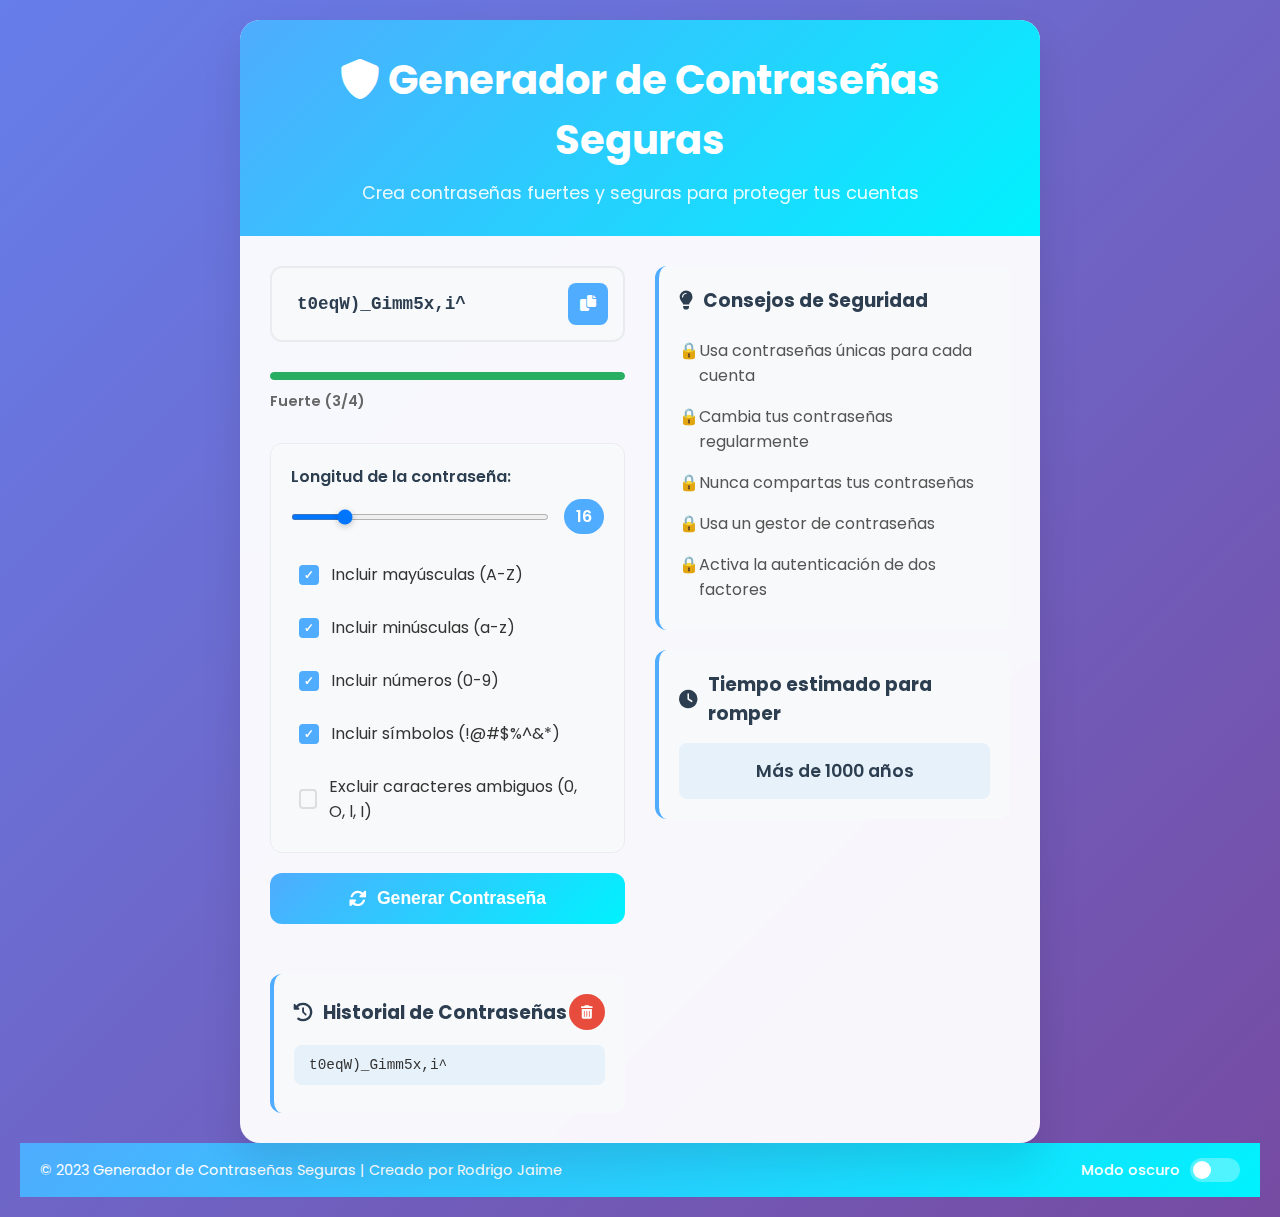
<file: index.html>
<!DOCTYPE html>
<html lang="es">
<head>
    <meta charset="UTF-8">
    <meta name="viewport" content="width=device-width, initial-scale=1.0">
    <title>Generador de Contraseñas Seguras</title>
    <link rel="icon" href="favicon.svg" type="image/svg+xml">
    <link rel="preconnect" href="https://fonts.googleapis.com">
    <link rel="preconnect" href="https://fonts.gstatic.com" crossorigin>
    <link href="https://fonts.googleapis.com/css2?family=Poppins:wght@400;500;600;700&display=swap" rel="stylesheet">
    <link rel="stylesheet" href="css/styles.css">
    <link href="https://cdnjs.cloudflare.com/ajax/libs/font-awesome/6.0.0/css/all.min.css" rel="stylesheet">
</head>
<body>
    <div class="container">
        <header>
            <h1><i class="fas fa-shield-alt"></i> Generador de Contraseñas Seguras</h1>
            <p>Crea contraseñas fuertes y seguras para proteger tus cuentas</p>
        </header>

        <main>
            <div class="generator-section">
                <div class="password-display">
                    <input type="text" id="passwordOutput" readonly placeholder="Tu contraseña aparecerá aquí...">
                    <button id="copyBtn" title="Copiar contraseña">
                        <i class="fas fa-copy"></i>
                    </button>
                </div>

                <div class="strength-indicator">
                    <div class="strength-bar">
                        <div id="strengthBar" class="strength-fill"></div>
                    </div>
                    <span id="strengthText">Genera una contraseña</span>
                </div>

                <div class="options">
                    <div class="option-group">
                        <label for="length">Longitud de la contraseña:</label>
                        <div class="length-control">
                            <input type="range" id="length" min="8" max="50" value="16">
                            <span id="lengthValue">16</span>
                        </div>
                    </div>

                    <div class="checkbox-group">
                        <label class="checkbox-item">
                            <input type="checkbox" id="uppercase" checked>
                            <span class="checkmark"></span>
                            Incluir mayúsculas (A-Z)
                        </label>

                        <label class="checkbox-item">
                            <input type="checkbox" id="lowercase" checked>
                            <span class="checkmark"></span>
                            Incluir minúsculas (a-z)
                        </label>

                        <label class="checkbox-item">
                            <input type="checkbox" id="numbers" checked>
                            <span class="checkmark"></span>
                            Incluir números (0-9)
                        </label>

                        <label class="checkbox-item">
                            <input type="checkbox" id="symbols" checked>
                            <span class="checkmark"></span>
                            Incluir símbolos (!@#$%^&*)
                        </label>

                        <label class="checkbox-item">
                            <input type="checkbox" id="excludeAmbiguous">
                            <span class="checkmark"></span>
                            Excluir caracteres ambiguos (0, O, l, I)
                        </label>
                    </div>
                </div>

                <button id="generateBtn" class="generate-btn">
                    <i class="fas fa-sync-alt"></i>
                    Generar Contraseña
                </button>
            </div>

            <div class="info-section">
                <div class="security-tips">
                    <h3><i class="fas fa-lightbulb"></i> Consejos de Seguridad</h3>
                    <ul>
                        <li>Usa contraseñas únicas para cada cuenta</li>
                        <li>Cambia tus contraseñas regularmente</li>
                        <li>Nunca compartas tus contraseñas</li>
                        <li>Usa un gestor de contraseñas</li>
                        <li>Activa la autenticación de dos factores</li>
                    </ul>
                </div>

                <div class="crack-time">
                    <h3><i class="fas fa-clock"></i> Tiempo estimado para romper</h3>
                    <p id="crackTime">Genera una contraseña para ver el tiempo estimado</p>
                </div>
            </div>
            <div class="password-history">
                <div class="history-header">
                    <h3><i class="fas fa-history"></i> Historial de Contraseñas</h3>
                    <button id="clearHistoryBtn" class="clear-history-btn" title="Limpiar historial">
                        <i class="fas fa-trash-alt"></i>
                    </button>
                </div>
                <ul id="passwordHistory" class="history-list">

                    <li class="empty-history">No hay contraseñas en el historial</li>
                </ul>
            </div>
        </main>
    </div>

    <footer class="footer">
        <p>© 2023 Generador de Contraseñas Seguras | Creado por Rodrigo Jaime</p>
        <div class="theme-toggle">
            <label for="themeSwitch" class="theme-label">Modo oscuro</label>
            <div class="toggle-switch">
                <input type="checkbox" id="themeSwitch">
                <span class="toggle-slider"></span>
            </div>
        </div>
    </footer>

    <script src="js/script.js"></script>
</body>
</html>
</file>
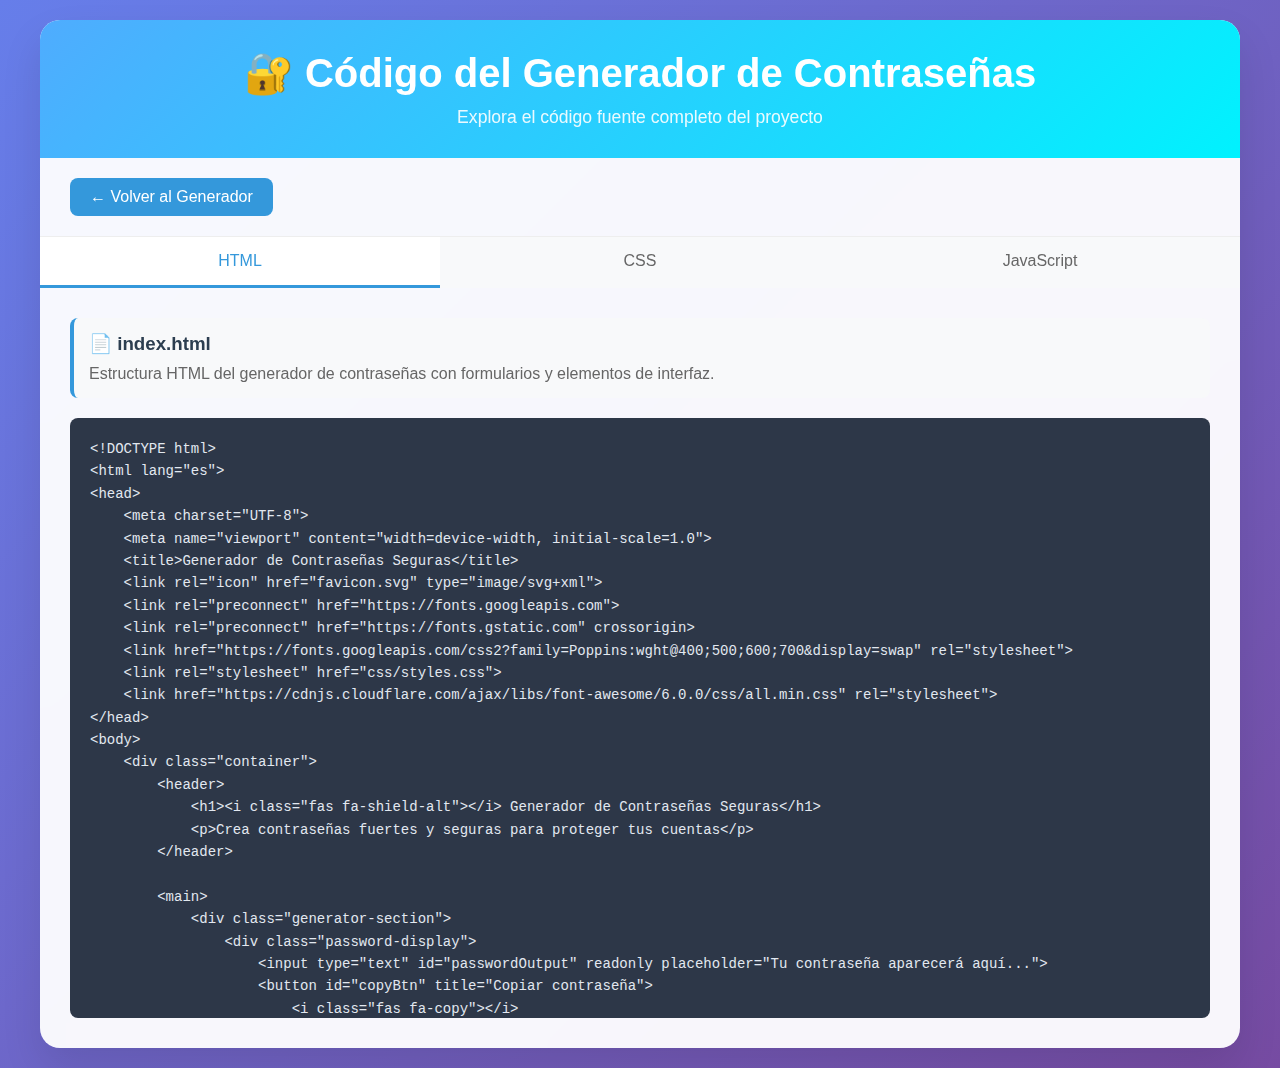
<file: code-view.html>
<!DOCTYPE html>
<html lang="es">
<head>
    <meta charset="UTF-8">
    <meta name="viewport" content="width=device-width, initial-scale=1.0">
    <title>Código del Generador de Contraseñas</title>
    <style>
        * {
            margin: 0;
            padding: 0;
            box-sizing: border-box;
        }
        
        body {
            font-family: 'Segoe UI', Tahoma, Geneva, Verdana, sans-serif;
            background: linear-gradient(135deg, #667eea 0%, #764ba2 100%);
            min-height: 100vh;
            color: #333;
            padding: 20px;
        }
        
        .container {
            max-width: 1200px;
            margin: 0 auto;
            background: rgba(255, 255, 255, 0.95);
            border-radius: 20px;
            box-shadow: 0 20px 40px rgba(0, 0, 0, 0.1);
            overflow: hidden;
            backdrop-filter: blur(10px);
        }
        
        .header {
            background: linear-gradient(135deg, #4facfe 0%, #00f2fe 100%);
            color: white;
            text-align: center;
            padding: 30px 20px;
        }
        
        .header h1 {
            font-size: 2.5rem;
            margin-bottom: 10px;
            font-weight: 700;
        }
        
        .header p {
            font-size: 1.1rem;
            opacity: 0.9;
        }
        
        .back-section {
            padding: 20px 30px;
            border-bottom: 1px solid #eee;
        }
        
        .back-btn {
            display: inline-flex;
            align-items: center;
            gap: 8px;
            padding: 10px 20px;
            background: #3498db;
            color: white;
            text-decoration: none;
            border-radius: 8px;
            font-weight: 500;
            transition: all 0.3s ease;
        }
        
        .back-btn:hover {
            background: #2980b9;
            transform: translateY(-2px);
        }
        
        .nav-tabs {
            display: flex;
            list-style: none;
            background: #f8f9fa;
            margin: 0;
            padding: 0;
        }
        
        .nav-tab {
            flex: 1;
        }
        
        .tab-btn {
            width: 100%;
            padding: 15px 20px;
            background: transparent;
            border: none;
            cursor: pointer;
            font-size: 16px;
            font-weight: 500;
            color: #666;
            transition: all 0.3s ease;
            border-bottom: 3px solid transparent;
        }
        
        .tab-btn:hover {
            background: #e9ecef;
            color: #333;
        }
        
        .tab-btn.active {
            background: white;
            color: #3498db;
            border-bottom-color: #3498db;
        }
        
        .tab-content {
            display: none;
            padding: 30px;
        }
        
        .tab-content.active {
            display: block;
        }
        
        .file-info {
            background: #f8f9fa;
            padding: 15px;
            border-radius: 8px;
            margin-bottom: 20px;
            border-left: 4px solid #3498db;
        }
        
        .file-info h3 {
            margin: 0 0 10px 0;
            color: #2c3e50;
        }
        
        .file-info p {
            margin: 0;
            color: #666;
        }
        
        .code-container {
            background: #2d3748;
            border-radius: 8px;
            padding: 20px;
            overflow-x: auto;
            max-height: 600px;
            overflow-y: auto;
        }
        
        .code-content {
            color: #e2e8f0;
            font-family: 'Courier New', Monaco, monospace;
            font-size: 14px;
            line-height: 1.6;
            white-space: pre-wrap;
            word-wrap: break-word;
        }
    </style>
</head>
<body>
    <div class="container">
        <div class="header">
            <h1>🔐 Código del Generador de Contraseñas</h1>
            <p>Explora el código fuente completo del proyecto</p>
        </div>
        
        <div class="back-section">
            <a href="index.html" class="back-btn">← Volver al Generador</a>
        </div>
        
        <ul class="nav-tabs">
            <li class="nav-tab">
                <button onclick="showTab('html')" class="tab-btn active" id="html-btn">HTML</button>
            </li>
            <li class="nav-tab">
                <button onclick="showTab('css')" class="tab-btn" id="css-btn">CSS</button>
            </li>
            <li class="nav-tab">
                <button onclick="showTab('js')" class="tab-btn" id="js-btn">JavaScript</button>
            </li>
        </ul>
        
        <div id="html" class="tab-content active">
            <div class="file-info">
                <h3>📄 index.html</h3>
                <p>Estructura HTML del generador de contraseñas con formularios y elementos de interfaz.</p>
            </div>
            <div class="code-container">
                <div class="code-content">&lt;!DOCTYPE html&gt;
&lt;html lang="es"&gt;
&lt;head&gt;
    &lt;meta charset="UTF-8"&gt;
    &lt;meta name="viewport" content="width=device-width, initial-scale=1.0"&gt;
    &lt;title&gt;Generador de Contraseñas Seguras&lt;/title&gt;
    &lt;link rel="icon" href="favicon.svg" type="image/svg+xml"&gt;
    &lt;link rel="preconnect" href="https://fonts.googleapis.com"&gt;
    &lt;link rel="preconnect" href="https://fonts.gstatic.com" crossorigin&gt;
    &lt;link href="https://fonts.googleapis.com/css2?family=Poppins:wght@400;500;600;700&amp;display=swap" rel="stylesheet"&gt;
    &lt;link rel="stylesheet" href="css/styles.css"&gt;
    &lt;link href="https://cdnjs.cloudflare.com/ajax/libs/font-awesome/6.0.0/css/all.min.css" rel="stylesheet"&gt;
&lt;/head&gt;
&lt;body&gt;
    &lt;div class="container"&gt;
        &lt;header&gt;
            &lt;h1&gt;&lt;i class="fas fa-shield-alt"&gt;&lt;/i&gt; Generador de Contraseñas Seguras&lt;/h1&gt;
            &lt;p&gt;Crea contraseñas fuertes y seguras para proteger tus cuentas&lt;/p&gt;
        &lt;/header&gt;

        &lt;main&gt;
            &lt;div class="generator-section"&gt;
                &lt;div class="password-display"&gt;
                    &lt;input type="text" id="passwordOutput" readonly placeholder="Tu contraseña aparecerá aquí..."&gt;
                    &lt;button id="copyBtn" title="Copiar contraseña"&gt;
                        &lt;i class="fas fa-copy"&gt;&lt;/i&gt;
                    &lt;/button&gt;
                &lt;/div&gt;

                &lt;div class="strength-indicator"&gt;
                    &lt;div class="strength-bar"&gt;
                        &lt;div id="strengthBar" class="strength-fill"&gt;&lt;/div&gt;
                    &lt;/div&gt;
                    &lt;span id="strengthText"&gt;Genera una contraseña&lt;/span&gt;
                &lt;/div&gt;

                &lt;div class="options"&gt;
                    &lt;div class="option-group"&gt;
                        &lt;label for="length"&gt;Longitud de la contraseña:&lt;/label&gt;
                        &lt;div class="length-control"&gt;
                            &lt;input type="range" id="length" min="8" max="50" value="16"&gt;
                            &lt;span id="lengthValue"&gt;16&lt;/span&gt;
                        &lt;/div&gt;
                    &lt;/div&gt;

                    &lt;div class="checkbox-group"&gt;
                        &lt;label class="checkbox-item"&gt;
                            &lt;input type="checkbox" id="uppercase" checked&gt;
                            &lt;span class="checkmark"&gt;&lt;/span&gt;
                            Incluir mayúsculas (A-Z)
                        &lt;/label&gt;
                        
                        &lt;label class="checkbox-item"&gt;
                            &lt;input type="checkbox" id="lowercase" checked&gt;
                            &lt;span class="checkmark"&gt;&lt;/span&gt;
                            Incluir minúsculas (a-z)
                        &lt;/label&gt;
                        
                        &lt;label class="checkbox-item"&gt;
                            &lt;input type="checkbox" id="numbers" checked&gt;
                            &lt;span class="checkmark"&gt;&lt;/span&gt;
                            Incluir números (0-9)
                        &lt;/label&gt;
                        
                        &lt;label class="checkbox-item"&gt;
                            &lt;input type="checkbox" id="symbols"&gt;
                            &lt;span class="checkmark"&gt;&lt;/span&gt;
                            Incluir símbolos (!@#$%^&amp;*)
                        &lt;/label&gt;
                        
                        &lt;label class="checkbox-item"&gt;
                            &lt;input type="checkbox" id="excludeAmbiguous"&gt;
                            &lt;span class="checkmark"&gt;&lt;/span&gt;
                            Excluir caracteres ambiguos (0, O, 1, l, I)
                        &lt;/label&gt;
                    &lt;/div&gt;
                &lt;/div&gt;

                &lt;button id="generateBtn" class="generate-btn"&gt;
                    &lt;i class="fas fa-sync-alt"&gt;&lt;/i&gt;
                    Generar Contraseña
                &lt;/button&gt;
            &lt;/div&gt;

            &lt;div class="info-section"&gt;
                &lt;div class="crack-time"&gt;
                    &lt;h3&gt;&lt;i class="fas fa-clock"&gt;&lt;/i&gt; Tiempo estimado para descifrar&lt;/h3&gt;
                    &lt;p id="crackTime"&gt;Genera una contraseña para ver el tiempo&lt;/p&gt;
                &lt;/div&gt;

                &lt;div class="password-history"&gt;
                    &lt;h3&gt;&lt;i class="fas fa-history"&gt;&lt;/i&gt; Historial de contraseñas&lt;/h3&gt;
                    &lt;div id="historyList" class="history-list"&gt;
                        &lt;p class="no-history"&gt;No hay contraseñas generadas aún&lt;/p&gt;
                    &lt;/div&gt;
                    &lt;button id="clearHistoryBtn" class="clear-history-btn" style="display: none;"&gt;
                        &lt;i class="fas fa-trash"&gt;&lt;/i&gt;
                        Limpiar historial
                    &lt;/button&gt;
                &lt;/div&gt;

                &lt;div class="tips"&gt;
                    &lt;h3&gt;&lt;i class="fas fa-lightbulb"&gt;&lt;/i&gt; Consejos de seguridad&lt;/h3&gt;
                    &lt;ul&gt;
                        &lt;li&gt;Usa contraseñas únicas para cada cuenta&lt;/li&gt;
                        &lt;li&gt;Combina letras, números y símbolos&lt;/li&gt;
                        &lt;li&gt;Evita información personal&lt;/li&gt;
                        &lt;li&gt;Usa un gestor de contraseñas&lt;/li&gt;
                        &lt;li&gt;Activa la autenticación de dos factores&lt;/li&gt;
                    &lt;/ul&gt;
                &lt;/div&gt;
            &lt;/div&gt;
        &lt;/main&gt;
    &lt;/div&gt;

    &lt;script src="js/script.js"&gt;&lt;/script&gt;
&lt;/body&gt;
&lt;/html&gt;</div>
            </div>
        </div>
        
        <div id="css" class="tab-content">
            <div class="file-info">
                <h3>🎨 styles.css</h3>
                <p>Estilos CSS para el diseño responsive, modo oscuro y animaciones.</p>
            </div>
            <div class="code-container">
                <div class="code-content">/* Estilos principales del generador de contraseñas */
* {
    margin: 0;
    padding: 0;
    box-sizing: border-box;
}

body {
    font-family: 'Poppins', 'Segoe UI', Tahoma, Geneva, Verdana, sans-serif;
    background: linear-gradient(135deg, #667eea 0%, #764ba2 100%);
    min-height: 100vh;
    padding: 20px;
    color: #333;
}

.container {
    max-width: 800px;
    margin: 0 auto;
    background: rgba(255, 255, 255, 0.95);
    border-radius: 20px;
    box-shadow: 0 20px 40px rgba(0, 0, 0, 0.1);
    overflow: hidden;
    backdrop-filter: blur(10px);
}

header {
    background: linear-gradient(135deg, #4facfe 0%, #00f2fe 100%);
    color: white;
    text-align: center;
    padding: 30px 20px;
}

header h1 {
    font-size: 2.5rem;
    margin-bottom: 10px;
    font-weight: 700;
}

header p {
    font-size: 1.1rem;
    opacity: 0.9;
}

main {
    padding: 30px;
    display: grid;
    grid-template-columns: 1fr 1fr;
    gap: 30px;
}

.generator-section {
    display: flex;
    flex-direction: column;
    gap: 20px;
}

.password-display {
    position: relative;
    display: flex;
    align-items: center;
    background: #f8f9fa;
    border-radius: 12px;
    padding: 5px;
    border: 2px solid #e9ecef;
    transition: all 0.3s ease;
}

.password-display:focus-within {
    border-color: #3498db;
    box-shadow: 0 0 0 3px rgba(52, 152, 219, 0.1);
}

#passwordOutput {
    flex: 1;
    padding: 15px 20px;
    border: none;
    background: transparent;
    font-family: 'Courier New', Monaco, monospace;
    font-size: 16px;
    color: #2c3e50;
    outline: none;
}

#copyBtn {
    padding: 15px;
    background: #3498db;
    color: white;
    border: none;
    border-radius: 8px;
    cursor: pointer;
    transition: all 0.3s ease;
    display: flex;
    align-items: center;
    justify-content: center;
}

#copyBtn:hover {
    background: #2980b9;
    transform: scale(1.05);
}

.strength-indicator {
    display: flex;
    align-items: center;
    gap: 15px;
}

.strength-bar {
    flex: 1;
    height: 8px;
    background: #e9ecef;
    border-radius: 4px;
    overflow: hidden;
}

.strength-fill {
    height: 100%;
    width: 0%;
    transition: all 0.5s ease;
    border-radius: 4px;
}

#strengthText {
    font-weight: 500;
    min-width: 120px;
    text-align: right;
}

.options {
    display: flex;
    flex-direction: column;
    gap: 20px;
}

.option-group label {
    display: block;
    margin-bottom: 10px;
    font-weight: 500;
    color: #2c3e50;
}

.length-control {
    display: flex;
    align-items: center;
    gap: 15px;
}

#length {
    flex: 1;
    height: 6px;
    border-radius: 3px;
    background: #e9ecef;
    outline: none;
    -webkit-appearance: none;
}

#length::-webkit-slider-thumb {
    -webkit-appearance: none;
    appearance: none;
    width: 20px;
    height: 20px;
    border-radius: 50%;
    background: #3498db;
    cursor: pointer;
    box-shadow: 0 2px 6px rgba(0, 0, 0, 0.2);
}

#length::-moz-range-thumb {
    width: 20px;
    height: 20px;
    border-radius: 50%;
    background: #3498db;
    cursor: pointer;
    border: none;
    box-shadow: 0 2px 6px rgba(0, 0, 0, 0.2);
}

#lengthValue {
    background: #3498db;
    color: white;
    padding: 5px 12px;
    border-radius: 20px;
    font-weight: 500;
    min-width: 40px;
    text-align: center;
}

.checkbox-group {
    display: flex;
    flex-direction: column;
    gap: 12px;
}

.checkbox-item {
    display: flex;
    align-items: center;
    gap: 12px;
    cursor: pointer;
    padding: 10px;
    border-radius: 8px;
    transition: all 0.3s ease;
    position: relative;
}

.checkbox-item:hover {
    background: #f8f9fa;
}

.checkbox-item input[type="checkbox"] {
    display: none;
}

.checkmark {
    width: 20px;
    height: 20px;
    border: 2px solid #bdc3c7;
    border-radius: 4px;
    position: relative;
    transition: all 0.3s ease;
}

.checkbox-item input[type="checkbox"]:checked + .checkmark {
    background: #3498db;
    border-color: #3498db;
}

.checkbox-item input[type="checkbox"]:checked + .checkmark::after {
    content: '';
    position: absolute;
    left: 6px;
    top: 2px;
    width: 6px;
    height: 10px;
    border: solid white;
    border-width: 0 2px 2px 0;
    transform: rotate(45deg);
}

.generate-btn {
    background: linear-gradient(135deg, #27ae60 0%, #2ecc71 100%);
    color: white;
    border: none;
    padding: 15px 30px;
    border-radius: 12px;
    font-size: 16px;
    font-weight: 600;
    cursor: pointer;
    transition: all 0.3s ease;
    display: flex;
    align-items: center;
    justify-content: center;
    gap: 10px;
}

.generate-btn:hover {
    transform: translateY(-2px);
    box-shadow: 0 8px 25px rgba(46, 204, 113, 0.3);
}

.generate-btn:active {
    transform: translateY(0);
}

.info-section {
    display: flex;
    flex-direction: column;
    gap: 25px;
}

.crack-time, .password-history, .tips {
    background: #f8f9fa;
    padding: 20px;
    border-radius: 12px;
    border-left: 4px solid #3498db;
}

.crack-time h3, .password-history h3, .tips h3 {
    margin-bottom: 15px;
    color: #2c3e50;
    display: flex;
    align-items: center;
    gap: 10px;
}

#crackTime {
    font-weight: 600;
    color: #e74c3c;
    font-size: 1.1rem;
}

.history-list {
    max-height: 200px;
    overflow-y: auto;
    margin-bottom: 15px;
}

.history-item {
    background: white;
    padding: 10px 15px;
    margin-bottom: 8px;
    border-radius: 8px;
    border: 1px solid #e9ecef;
    display: flex;
    justify-content: space-between;
    align-items: center;
    font-family: 'Courier New', Monaco, monospace;
    font-size: 14px;
}

.history-item:last-child {
    margin-bottom: 0;
}

.history-password {
    flex: 1;
    margin-right: 10px;
    word-break: break-all;
}

.history-copy {
    background: #3498db;
    color: white;
    border: none;
    padding: 5px 10px;
    border-radius: 4px;
    cursor: pointer;
    font-size: 12px;
    transition: all 0.3s ease;
}

.history-copy:hover {
    background: #2980b9;
}

.clear-history-btn {
    background: #e74c3c;
    color: white;
    border: none;
    padding: 10px 20px;
    border-radius: 8px;
    cursor: pointer;
    font-size: 14px;
    font-weight: 500;
    transition: all 0.3s ease;
    display: flex;
    align-items: center;
    gap: 8px;
}

.clear-history-btn:hover {
    background: #c0392b;
}

.no-history {
    color: #7f8c8d;
    font-style: italic;
    text-align: center;
    padding: 20px;
}

.tips ul {
    list-style: none;
    padding: 0;
}

.tips li {
    padding: 8px 0;
    padding-left: 20px;
    position: relative;
    color: #2c3e50;
}

.tips li::before {
    content: '✓';
    position: absolute;
    left: 0;
    color: #27ae60;
    font-weight: bold;
}

/* Responsive Design */
@media (max-width: 768px) {
    body {
        padding: 10px;
    }
    
    .container {
        border-radius: 15px;
    }
    
    header h1 {
        font-size: 2rem;
    }
    
    main {
        grid-template-columns: 1fr;
        gap: 20px;
        padding: 20px;
    }
    
    .password-display {
        flex-direction: column;
        gap: 10px;
    }
    
    #passwordOutput {
        text-align: center;
    }
    
    #copyBtn {
        width: 100%;
        justify-content: center;
    }
}

@media (max-width: 480px) {
    header h1 {
        font-size: 1.5rem;
    }
    
    header p {
        font-size: 1rem;
    }
    
    main {
        padding: 15px;
    }
    
    .checkbox-group {
        gap: 8px;
    }
    
    .checkbox-item {
        padding: 8px;
        font-size: 14px;
    }
}

/* Animaciones */
@keyframes fadeIn {
    from {
        opacity: 0;
        transform: translateY(20px);
    }
    to {
        opacity: 1;
        transform: translateY(0);
    }
}

.container {
    animation: fadeIn 0.6s ease-out;
}

@keyframes pulse {
    0% {
        transform: scale(1);
    }
    50% {
        transform: scale(1.05);
    }
    100% {
        transform: scale(1);
    }
}

.generate-btn:active {
    animation: pulse 0.3s ease;
}

/* Estados de fortaleza */
.strength-weak {
    background: #e74c3c;
}

.strength-fair {
    background: #f39c12;
}

.strength-good {
    background: #f1c40f;
}

.strength-strong {
    background: #27ae60;
}

.strength-very-strong {
    background: #2ecc71;
}

/* Efectos de hover mejorados */
.checkbox-item:hover .checkmark {
    border-color: #3498db;
    transform: scale(1.1);
}

.history-item:hover {
    transform: translateX(5px);
    box-shadow: 0 2px 8px rgba(0, 0, 0, 0.1);
}

/* Scrollbar personalizada */
.history-list::-webkit-scrollbar {
    width: 6px;
}

.history-list::-webkit-scrollbar-track {
    background: #f1f1f1;
    border-radius: 3px;
}

.history-list::-webkit-scrollbar-thumb {
    background: #3498db;
    border-radius: 3px;
}

.history-list::-webkit-scrollbar-thumb:hover {
    background: #2980b9;
}</div>
            </div>
        </div>
        
        <div id="js" class="tab-content">
            <div class="file-info">
                <h3>⚡ script.js</h3>
                <p>Lógica JavaScript para generar contraseñas, calcular fortaleza y manejar la interfaz.</p>
            </div>
            <div class="code-container">
                <div class="code-content">// Lógica principal del generador de contraseñas
const characterSets = {
    uppercase: 'ABCDEFGHIJKLMNOPQRSTUVWXYZ',
    lowercase: 'abcdefghijklmnopqrstuvwxyz',
    numbers: '0123456789',
    symbols: '!@#$%^&*()_+-=[]{}|;:,.<>?',
    ambiguous: '0O1lI'
};

const elements = {
    passwordOutput: document.getElementById('passwordOutput'),
    copyBtn: document.getElementById('copyBtn'),
    generateBtn: document.getElementById('generateBtn'),
    lengthSlider: document.getElementById('length'),
    lengthValue: document.getElementById('lengthValue'),
    strengthBar: document.getElementById('strengthBar'),
    strengthText: document.getElementById('strengthText'),
    crackTime: document.getElementById('crackTime'),
    checkboxes: {
        uppercase: document.getElementById('uppercase'),
        lowercase: document.getElementById('lowercase'),
        numbers: document.getElementById('numbers'),
        symbols: document.getElementById('symbols'),
        excludeAmbiguous: document.getElementById('excludeAmbiguous')
    }
};

// Inicialización cuando el DOM está listo
document.addEventListener('DOMContentLoaded', function() {
    loadSavedPreferences();
    initializeEventListeners();
    updateLengthDisplay();
    generatePassword();
    checkDarkMode();
});

// Configurar event listeners
function initializeEventListeners() {
    elements.generateBtn.addEventListener('click', generatePassword);
    elements.copyBtn.addEventListener('click', copyToClipboard);
    elements.lengthSlider.addEventListener('input', updateLengthDisplay);
    
    // Event listeners para checkboxes
    Object.values(elements.checkboxes).forEach(checkbox => {
        checkbox.addEventListener('change', function() {
            savePreferences();
            if (elements.passwordOutput.value) {
                generatePassword();
            }
        });
    });
    
    // Event listener para el slider de longitud
    elements.lengthSlider.addEventListener('change', function() {
        savePreferences();
        if (elements.passwordOutput.value) {
            generatePassword();
        }
    });
    
    // Event listener para limpiar historial
    const clearHistoryBtn = document.getElementById('clearHistoryBtn');
    if (clearHistoryBtn) {
        clearHistoryBtn.addEventListener('click', clearPasswordHistory);
    }
}

// Generar contraseña
function generatePassword() {
    const length = parseInt(elements.lengthSlider.value);
    const options = {
        uppercase: elements.checkboxes.uppercase.checked,
        lowercase: elements.checkboxes.lowercase.checked,
        numbers: elements.checkboxes.numbers.checked,
        symbols: elements.checkboxes.symbols.checked,
        excludeAmbiguous: elements.checkboxes.excludeAmbiguous.checked
    };
    
    // Validar que al menos una opción esté seleccionada
    if (!Object.values(options).some(option => option)) {
        alert('Por favor, selecciona al menos un tipo de carácter.');
        return;
    }
    
    let charset = '';
    
    // Construir conjunto de caracteres
    if (options.uppercase) charset += characterSets.uppercase;
    if (options.lowercase) charset += characterSets.lowercase;
    if (options.numbers) charset += characterSets.numbers;
    if (options.symbols) charset += characterSets.symbols;
    
    // Excluir caracteres ambiguos si está seleccionado
    if (options.excludeAmbiguous) {
        charset = charset.split('').filter(char => 
            !characterSets.ambiguous.includes(char)
        ).join('');
    }
    
    // Generar contraseña
    let password = '';
    for (let i = 0; i < length; i++) {
        const randomIndex = Math.floor(Math.random() * charset.length);
        password += charset[randomIndex];
    }
    
    // Mostrar contraseña
    elements.passwordOutput.value = password;
    
    // Actualizar indicadores
    updateStrengthIndicator(password);
    updateCrackTime(password);
    
    // Guardar en historial
    saveToHistory(password);
    
    // Animar botón de generar
    animateGenerateButton();
}

// Actualizar indicador de fortaleza
function updateStrengthIndicator(password) {
    const strength = calculatePasswordStrength(password);
    const strengthBar = elements.strengthBar;
    const strengthText = elements.strengthText;
    
    // Remover clases anteriores
    strengthBar.className = 'strength-fill';
    
    // Aplicar nueva fortaleza
    switch (strength.level) {
        case 1:
            strengthBar.classList.add('strength-weak');
            strengthBar.style.width = '20%';
            strengthText.textContent = 'Muy débil';
            strengthText.style.color = '#e74c3c';
            break;
        case 2:
            strengthBar.classList.add('strength-fair');
            strengthBar.style.width = '40%';
            strengthText.textContent = 'Débil';
            strengthText.style.color = '#f39c12';
            break;
        case 3:
            strengthBar.classList.add('strength-good');
            strengthBar.style.width = '60%';
            strengthText.textContent = 'Buena';
            strengthText.style.color = '#f1c40f';
            break;
        case 4:
            strengthBar.classList.add('strength-strong');
            strengthBar.style.width = '80%';
            strengthText.textContent = 'Fuerte';
            strengthText.style.color = '#27ae60';
            break;
        case 5:
            strengthBar.classList.add('strength-very-strong');
            strengthBar.style.width = '100%';
            strengthText.textContent = 'Muy fuerte';
            strengthText.style.color = '#2ecc71';
            break;
    }
}

// Calcular fortaleza de contraseña
function calculatePasswordStrength(password) {
    let score = 0;
    let feedback = [];
    
    // Longitud
    if (password.length >= 8) score += 1;
    if (password.length >= 12) score += 1;
    if (password.length >= 16) score += 1;
    
    // Tipos de caracteres
    if (/[a-z]/.test(password)) score += 1;
    if (/[A-Z]/.test(password)) score += 1;
    if (/[0-9]/.test(password)) score += 1;
    if (/[^a-zA-Z0-9]/.test(password)) score += 1;
    
    // Penalizaciones
    if (/(..).*\1/.test(password)) score -= 1; // Patrones repetitivos
    if (/^[a-zA-Z]+$/.test(password)) score -= 1; // Solo letras
    if (/^[0-9]+$/.test(password)) score -= 2; // Solo números
    
    // Normalizar score
    score = Math.max(1, Math.min(5, score));
    
    return {
        level: score,
        feedback: feedback
    };
}

// Actualizar tiempo estimado de descifrado
function updateCrackTime(password) {
    const charset = getCharsetSize(password);
    const combinations = Math.pow(charset, password.length);
    const attemptsPerSecond = 1000000000; // 1 billón de intentos por segundo
    const secondsToCrack = combinations / (2 * attemptsPerSecond);
    
    const timeString = formatTime(secondsToCrack);
    elements.crackTime.textContent = timeString;
}

// Obtener tamaño del conjunto de caracteres
function getCharsetSize(password) {
    let size = 0;
    
    if (/[a-z]/.test(password)) size += 26;
    if (/[A-Z]/.test(password)) size += 26;
    if (/[0-9]/.test(password)) size += 10;
    if (/[^a-zA-Z0-9]/.test(password)) size += 32;
    
    return size;
}

// Formatear tiempo
function formatTime(seconds) {
    if (seconds < 1) return 'Menos de 1 segundo';
    if (seconds < 60) return `${Math.round(seconds)} segundos`;
    if (seconds < 3600) return `${Math.round(seconds / 60)} minutos`;
    if (seconds < 86400) return `${Math.round(seconds / 3600)} horas`;
    if (seconds < 31536000) return `${Math.round(seconds / 86400)} días`;
    if (seconds < 31536000000) return `${Math.round(seconds / 31536000)} años`;
    return 'Más de 1000 años';
}

// Copiar al portapapeles
function copyToClipboard() {
    const password = elements.passwordOutput.value;
    
    if (!password) {
        alert('No hay contraseña para copiar');
        return;
    }
    
    navigator.clipboard.writeText(password).then(() => {
        // Feedback visual
        const originalText = elements.copyBtn.innerHTML;
        elements.copyBtn.innerHTML = '<i class="fas fa-check"></i>';
        elements.copyBtn.style.background = '#27ae60';
        
        setTimeout(() => {
            elements.copyBtn.innerHTML = originalText;
            elements.copyBtn.style.background = '#3498db';
        }, 1000);
    }).catch(err => {
        console.error('Error al copiar: ', err);
        // Fallback para navegadores más antiguos
        elements.passwordOutput.select();
        document.execCommand('copy');
        alert('Contraseña copiada al portapapeles');
    });
}

// Actualizar display de longitud
function updateLengthDisplay() {
    elements.lengthValue.textContent = elements.lengthSlider.value;
}

// Animar botón de generar
function animateGenerateButton() {
    elements.generateBtn.style.transform = 'scale(0.95)';
    setTimeout(() => {
        elements.generateBtn.style.transform = 'scale(1)';
    }, 150);
}

// Guardar en historial
function saveToHistory(password) {
    let history = JSON.parse(localStorage.getItem('passwordHistory') || '[]');
    
    // Evitar duplicados
    if (!history.includes(password)) {
        history.unshift(password);
        
        // Limitar a 10 contraseñas
        if (history.length > 10) {
            history = history.slice(0, 10);
        }
        
        localStorage.setItem('passwordHistory', JSON.stringify(history));
        updateHistoryDisplay();
    }
}

// Actualizar display del historial
function updateHistoryDisplay() {
    const historyList = document.getElementById('historyList');
    const clearBtn = document.getElementById('clearHistoryBtn');
    const history = JSON.parse(localStorage.getItem('passwordHistory') || '[]');
    
    if (history.length === 0) {
        historyList.innerHTML = '<p class="no-history">No hay contraseñas generadas aún</p>';
        clearBtn.style.display = 'none';
        return;
    }
    
    historyList.innerHTML = history.map(password => `
        <div class="history-item">
            <span class="history-password">${password}</span>
            <button class="history-copy" onclick="copyHistoryPassword('${password}')">
                <i class="fas fa-copy"></i>
            </button>
        </div>
    `).join('');
    
    clearBtn.style.display = 'block';
}

// Copiar contraseña del historial
function copyHistoryPassword(password) {
    navigator.clipboard.writeText(password).then(() => {
        // Feedback visual temporal
        const button = event.target.closest('.history-copy');
        const originalHTML = button.innerHTML;
        button.innerHTML = '<i class="fas fa-check"></i>';
        button.style.background = '#27ae60';
        
        setTimeout(() => {
            button.innerHTML = originalHTML;
            button.style.background = '#3498db';
        }, 1000);
    }).catch(err => {
        console.error('Error al copiar: ', err);
        alert('Contraseña copiada al portapapeles');
    });
}

// Limpiar historial
function clearPasswordHistory() {
    if (confirm('¿Estás seguro de que quieres limpiar el historial?')) {
        localStorage.removeItem('passwordHistory');
        updateHistoryDisplay();
    }
}

// Guardar preferencias
function savePreferences() {
    const preferences = {
        length: elements.lengthSlider.value,
        uppercase: elements.checkboxes.uppercase.checked,
        lowercase: elements.checkboxes.lowercase.checked,
        numbers: elements.checkboxes.numbers.checked,
        symbols: elements.checkboxes.symbols.checked,
        excludeAmbiguous: elements.checkboxes.excludeAmbiguous.checked
    };
    
    localStorage.setItem('passwordPreferences', JSON.stringify(preferences));
}

// Cargar preferencias guardadas
function loadSavedPreferences() {
    const saved = localStorage.getItem('passwordPreferences');
    
    if (saved) {
        const preferences = JSON.parse(saved);
        
        elements.lengthSlider.value = preferences.length || 16;
        elements.checkboxes.uppercase.checked = preferences.uppercase !== false;
        elements.checkboxes.lowercase.checked = preferences.lowercase !== false;
        elements.checkboxes.numbers.checked = preferences.numbers !== false;
        elements.checkboxes.symbols.checked = preferences.symbols || false;
        elements.checkboxes.excludeAmbiguous.checked = preferences.excludeAmbiguous || false;
    }
    
    updateHistoryDisplay();
}

// Verificar modo oscuro (para futuras implementaciones)
function checkDarkMode() {
    // Placeholder para modo oscuro
    const prefersDark = window.matchMedia('(prefers-color-scheme: dark)').matches;
    
    if (prefersDark) {
        // Aplicar estilos de modo oscuro si se implementa
        console.log('Modo oscuro detectado');
    }
}

// Función para mostrar/ocultar contraseña (para futuras implementaciones)
function togglePasswordVisibility() {
    const passwordField = elements.passwordOutput;
    const isPassword = passwordField.type === 'password';
    
    passwordField.type = isPassword ? 'text' : 'password';
}

// Validación de seguridad adicional
function validatePasswordSecurity(password) {
    const issues = [];
    
    // Verificar patrones comunes
    if (/123456|password|qwerty|abc123/i.test(password)) {
        issues.push('Contiene patrones comunes');
    }
    
    // Verificar secuencias
    if (/abcd|1234|qwer/i.test(password)) {
        issues.push('Contiene secuencias predecibles');
    }
    
    // Verificar repeticiones
    if (/(..).*\1/.test(password)) {
        issues.push('Contiene patrones repetitivos');
    }
    
    return issues;
}

// Generar múltiples contraseñas
function generateMultiplePasswords(count = 5) {
    const passwords = [];
    
    for (let i = 0; i < count; i++) {
        // Generar contraseña temporal sin actualizar la UI
        const tempPassword = generatePasswordString();
        passwords.push(tempPassword);
    }
    
    return passwords;
}

// Función auxiliar para generar string de contraseña
function generatePasswordString() {
    const length = parseInt(elements.lengthSlider.value);
    const options = {
        uppercase: elements.checkboxes.uppercase.checked,
        lowercase: elements.checkboxes.lowercase.checked,
        numbers: elements.checkboxes.numbers.checked,
        symbols: elements.checkboxes.symbols.checked,
        excludeAmbiguous: elements.checkboxes.excludeAmbiguous.checked
    };
    
    let charset = '';
    
    if (options.uppercase) charset += characterSets.uppercase;
    if (options.lowercase) charset += characterSets.lowercase;
    if (options.numbers) charset += characterSets.numbers;
    if (options.symbols) charset += characterSets.symbols;
    
    if (options.excludeAmbiguous) {
        charset = charset.split('').filter(char => 
            !characterSets.ambiguous.includes(char)
        ).join('');
    }
    
    let password = '';
    for (let i = 0; i < length; i++) {
        const randomIndex = Math.floor(Math.random() * charset.length);
        password += charset[randomIndex];
    }
    
    return password;
}</div>
            </div>
        </div>
    </div>
    
    <script>
        function showTab(tabName) {
            // Ocultar todas las pestañas
            const tabs = document.querySelectorAll('.tab-content');
            tabs.forEach(tab => {
                tab.classList.remove('active');
            });
            
            // Remover clase active de todos los botones
            const buttons = document.querySelectorAll('.tab-btn');
            buttons.forEach(btn => {
                btn.classList.remove('active');
            });
            
            // Mostrar la pestaña seleccionada
            document.getElementById(tabName).classList.add('active');
            
            // Activar el botón correspondiente
            document.getElementById(tabName + '-btn').classList.add('active');
        }
    </script>
</body>
</html>
</file>
<file: css/styles.css>
* {
    margin: 0;
    padding: 0;
    box-sizing: border-box;
}

body {
    font-family: 'Poppins', 'Segoe UI', Tahoma, Geneva, Verdana, sans-serif;
    background: linear-gradient(135deg, #667eea 0%, #764ba2 100%);
    min-height: 100vh;
    padding: 20px;
    color: #333;
}

.container {
    max-width: 800px;
    margin: 0 auto;
    background: rgba(255, 255, 255, 0.95);
    border-radius: 20px;
    box-shadow: 0 20px 40px rgba(0, 0, 0, 0.1);
    overflow: hidden;
    backdrop-filter: blur(10px);
}


header {
    background: linear-gradient(135deg, #4facfe 0%, #00f2fe 100%);
    color: white;
    text-align: center;
    padding: 30px 20px;
}

header h1 {
    font-size: 2.5rem;
    margin-bottom: 10px;
    font-weight: 700;
}

header p {
    font-size: 1.1rem;
    opacity: 0.9;
}


main {
    padding: 30px;
    display: grid;
    grid-template-columns: 1fr 1fr;
    gap: 30px;
}


.generator-section {
    display: flex;
    flex-direction: column;
    gap: 20px;
}


.password-display {
    position: relative;
    display: flex;
    align-items: center;
    background: #f8f9fa;
    border-radius: 12px;
    padding: 15px;
    border: 2px solid #e9ecef;
    transition: all 0.3s ease;
}

.password-display:focus-within {
    border-color: #4facfe;
    box-shadow: 0 0 0 3px rgba(79, 172, 254, 0.1);
}

#passwordOutput {
    flex: 1;
    border: none;
    background: transparent;
    font-family: 'Courier New', monospace;
    font-size: 1.1rem;
    padding: 10px;
    outline: none;
    color: #2c3e50;
    font-weight: 600;
}

#copyBtn {
    background: #4facfe;
    border: none;
    color: white;
    padding: 12px;
    border-radius: 8px;
    cursor: pointer;
    transition: all 0.3s ease;
    font-size: 1rem;
}

#copyBtn:hover {
    background: #3498db;
    transform: translateY(-2px);
}


.strength-indicator {
    margin: 10px 0;
}

.strength-bar {
    width: 100%;
    height: 8px;
    background: #e9ecef;
    border-radius: 4px;
    overflow: hidden;
    margin-bottom: 8px;
}

.strength-fill {
    height: 100%;
    width: 0%;
    transition: all 0.3s ease;
    border-radius: 4px;
}

.strength-fill.weak {
    background: #e74c3c;
    width: 25%;
}

.strength-fill.fair {
    background: #f39c12;
    width: 50%;
}

.strength-fill.good {
    background: #f1c40f;
    width: 75%;
}

.strength-fill.strong {
    background: #27ae60;
    width: 100%;
}

#strengthText {
    font-size: 0.9rem;
    font-weight: 600;
    color: #666;
}


.options {
    background: #f8f9fa;
    padding: 20px;
    border-radius: 12px;
    border: 1px solid #e9ecef;
}

.option-group {
    margin-bottom: 20px;
}

.option-group label {
    display: block;
    margin-bottom: 10px;
    font-weight: 600;
    color: #2c3e50;
}

.length-control {
    display: flex;
    align-items: center;
    gap: 15px;
}

#length {
    flex: 1;
    height: 6px;
    border-radius: 3px;
    background: #e9ecef;
    outline: none;
}

#length::-webkit-slider-thumb {
    -webkit-appearance: none;
    width: 20px;
    height: 20px;
    border-radius: 50%;
    background: #4facfe;
    cursor: pointer;
    box-shadow: 0 2px 6px rgba(0, 0, 0, 0.2);
}

#lengthValue {
    background: #4facfe;
    color: white;
    padding: 5px 12px;
    border-radius: 20px;
    font-weight: 600;
    min-width: 40px;
    text-align: center;
}


.checkbox-group {
    display: flex;
    flex-direction: column;
    gap: 12px;
}

.checkbox-item {
    display: flex;
    align-items: center;
    cursor: pointer;
    padding: 8px;
    border-radius: 8px;
    transition: background-color 0.2s ease;
}

.checkbox-item:hover {
    background: rgba(79, 172, 254, 0.1);
}

.checkbox-item input[type="checkbox"] {
    display: none;
}

.checkmark {
    width: 20px;
    height: 20px;
    border: 2px solid #ddd;
    border-radius: 4px;
    margin-right: 12px;
    position: relative;
    transition: all 0.3s ease;
}

.checkbox-item input[type="checkbox"]:checked + .checkmark {
    background: #4facfe;
    border-color: #4facfe;
}

.checkbox-item input[type="checkbox"]:checked + .checkmark::after {
    content: '✓';
    position: absolute;
    top: 50%;
    left: 50%;
    transform: translate(-50%, -50%);
    color: white;
    font-weight: bold;
    font-size: 12px;
}


.generate-btn {
    background: linear-gradient(135deg, #4facfe 0%, #00f2fe 100%);
    color: white;
    border: none;
    padding: 15px 30px;
    border-radius: 12px;
    font-size: 1.1rem;
    font-weight: 600;
    cursor: pointer;
    transition: all 0.3s ease;
    display: flex;
    align-items: center;
    justify-content: center;
    gap: 10px;
}

.generate-btn:hover {
    transform: translateY(-2px);
    box-shadow: 0 10px 25px rgba(79, 172, 254, 0.3);
}

.generate-btn:active {
    transform: translateY(0);
}


.info-section {
    display: flex;
    flex-direction: column;
    gap: 20px;
}

.security-tips, .crack-time {
    background: #f8f9fa;
    padding: 20px;
    border-radius: 12px;
    border-left: 4px solid #4facfe;
}

.security-tips h3, .crack-time h3 {
    color: #2c3e50;
    margin-bottom: 15px;
    display: flex;
    align-items: center;
    gap: 10px;
}

.security-tips ul {
    list-style: none;
    padding: 0;
}

.security-tips li {
    padding: 8px 0;
    padding-left: 20px;
    position: relative;
    color: #555;
}

.security-tips li::before {
    content: '🔒';
    position: absolute;
    left: 0;
}

#crackTime {
    font-size: 1.1rem;
    font-weight: 600;
    color: #2c3e50;
    padding: 15px;
    background: rgba(79, 172, 254, 0.1);
    border-radius: 8px;
    text-align: center;
}


.footer {
    background: linear-gradient(135deg, #4facfe 0%, #00f2fe 100%);
    color: white;
    text-align: center;
    padding: 15px 20px;
    font-size: 0.9rem;
    display: flex;
    justify-content: space-between;
    align-items: center;
    flex-wrap: wrap;
    gap: 10px;
}

.theme-toggle {
    display: flex;
    align-items: center;
    gap: 10px;
}

.theme-label {
    font-size: 0.9rem;
    font-weight: 500;
}

.toggle-switch {
    position: relative;
    display: inline-block;
    width: 50px;
    height: 24px;
}

.toggle-switch input {
    opacity: 0;
    width: 0;
    height: 0;
}

.toggle-slider {
    position: absolute;
    cursor: pointer;
    top: 0;
    left: 0;
    right: 0;
    bottom: 0;
    background-color: rgba(255, 255, 255, 0.3);
    transition: .4s;
    border-radius: 24px;
}

.toggle-slider:before {
    position: absolute;
    content: "";
    height: 18px;
    width: 18px;
    left: 3px;
    bottom: 3px;
    background-color: white;
    transition: .4s;
    border-radius: 50%;
}

input:checked + .toggle-slider {
    background-color: #2c3e50;
}

input:checked + .toggle-slider:before {
    transform: translateX(26px);
}


body.dark-mode {
    background: linear-gradient(135deg, #1a1a2e 0%, #16213e 100%);
    color: #f8f9fa;
}

.dark-mode .container {
    background: rgba(30, 41, 59, 0.95);
    box-shadow: 0 20px 40px rgba(0, 0, 0, 0.3);
}

.dark-mode .options,
.dark-mode .password-display,
.dark-mode .security-tips,
.dark-mode .crack-time,
.dark-mode .password-history {
    background: #1e293b;
    border-color: #334155;
}

.dark-mode .option-group label,
.dark-mode #passwordOutput,
.dark-mode .security-tips h3,
.dark-mode .crack-time h3,
.dark-mode .password-history h3 {
    color: #f8f9fa;
}

.dark-mode .security-tips li,
.dark-mode #strengthText {
    color: #cbd5e1;
}

.dark-mode .strength-bar,
.dark-mode #length {
    background: #334155;
}

.dark-mode .history-list li {
    background: rgba(79, 172, 254, 0.1);
}

.dark-mode .empty-history {
    color: #64748b;
}


@media (max-width: 768px) {
    main {
        grid-template-columns: 1fr;
        gap: 20px;
        padding: 20px;
    }
    
    header h1 {
        font-size: 2rem;
    }
    
    .container {
        margin: 10px;
        border-radius: 15px;
    }
    
    .checkbox-group {
        gap: 8px;
    }
    
    #passwordOutput {
        font-size: 1rem;
    }
    
    .footer {
        flex-direction: column;
        gap: 15px;
    }
}

@media (max-width: 480px) {
    body {
        padding: 10px;
    }
    
    header {
        padding: 20px 15px;
    }
    
    header h1 {
        font-size: 1.8rem;
    }
    
    main {
        padding: 15px;
    }
    
    .length-control {
        flex-direction: column;
        align-items: stretch;
        gap: 10px;
    }
}


@keyframes fadeIn {
    from {
        opacity: 0;
        transform: translateY(20px);
    }
    to {
        opacity: 1;
        transform: translateY(0);
    }
}

.container {
    animation: fadeIn 0.6s ease-out;
}


.copied {
    background: #27ae60 !important;
}

.copied::after {
    content: '¡Copiado!';
    position: absolute;
    top: -40px;
    right: 0;
    background: #27ae60;
    color: white;
    padding: 5px 10px;
    border-radius: 4px;
    font-size: 0.8rem;
    animation: fadeIn 0.3s ease;
}


.notification {
    position: fixed;
    top: 20px;
    right: 20px;
    padding: 12px 20px;
    border-radius: 8px;
    font-weight: 500;
    box-shadow: 0 4px 15px rgba(0, 0, 0, 0.15);
    transform: translateY(-20px);
    opacity: 0;
    transition: all 0.3s ease;
    z-index: 1000;
    display: flex;
    align-items: center;
    max-width: 300px;
}

.notification.show {
    transform: translateY(0);
    opacity: 1;
}

.notification.success {
    background: rgba(46, 204, 113, 0.95);
    color: white;
    border-left: 4px solid #27ae60;
}

.notification.error {
    background: rgba(231, 76, 60, 0.95);
    color: white;
    border-left: 4px solid #c0392b;
}

.notification.info {
    background: rgba(52, 152, 219, 0.95);
    color: white;
    border-left: 4px solid #2980b9;
}


.copy-success {
    position: fixed;
    top: 20px;
    right: 20px;
    background: rgba(46, 204, 113, 0.9);
    color: white;
    padding: 10px 20px;
    border-radius: 4px;
    font-weight: 500;
    box-shadow: 0 4px 6px rgba(0, 0, 0, 0.1);
    transform: translateY(-20px);
    opacity: 0;
    transition: all 0.3s ease;
}

.copy-success.show {
    transform: translateY(0);
    opacity: 1;
}


.password-history {
    background: #f8f9fa;
    padding: 20px;
    border-radius: 12px;
    border-left: 4px solid #4facfe;
    margin-top: 20px;
}

.history-header {
    display: flex;
    justify-content: space-between;
    align-items: center;
    margin-bottom: 15px;
}

.password-history h3 {
    color: #2c3e50;
    display: flex;
    align-items: center;
    gap: 10px;
    margin: 0;
}

.clear-history-btn {
    background: #e74c3c;
    color: white;
    border: none;
    border-radius: 50%;
    width: 36px;
    height: 36px;
    display: flex;
    align-items: center;
    justify-content: center;
    cursor: pointer;
    transition: all 0.3s ease;
}

.clear-history-btn:hover {
    background: #c0392b;
    transform: scale(1.05);
}

.history-list {
    list-style: none;
    padding: 0;
}

.history-list li {
    padding: 12px 15px;
    background: rgba(79, 172, 254, 0.1);
    border-radius: 8px;
    margin-bottom: 8px;
    font-family: 'Courier New', monospace;
    font-size: 0.9rem;
    cursor: pointer;
    transition: all 0.2s ease;
    position: relative;
    overflow: hidden;
    text-overflow: ellipsis;
    white-space: nowrap;
}

.history-list li:hover {
    background: rgba(79, 172, 254, 0.2);
    transform: translateY(-2px);
}

.history-list li:active {
    transform: translateY(0);
}

.empty-history {
    color: #999;
    font-style: italic;
}
</file>
